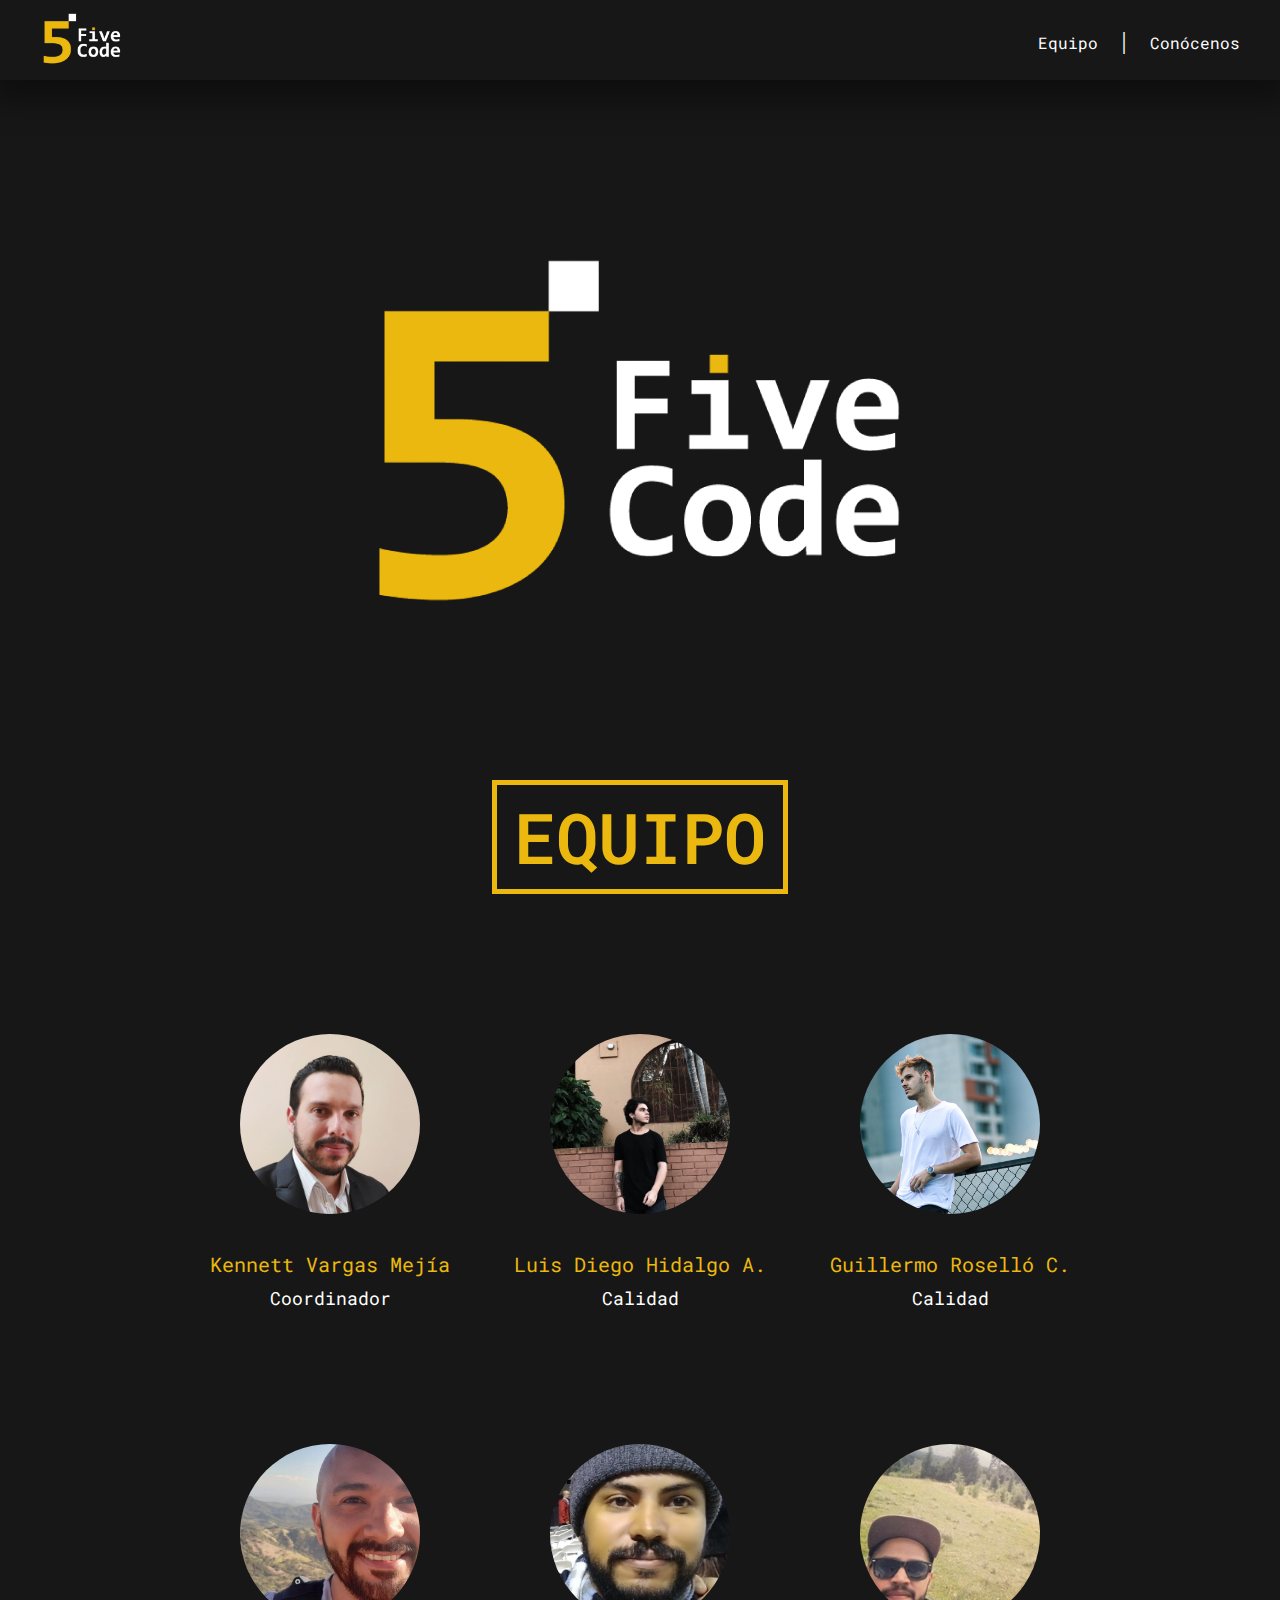
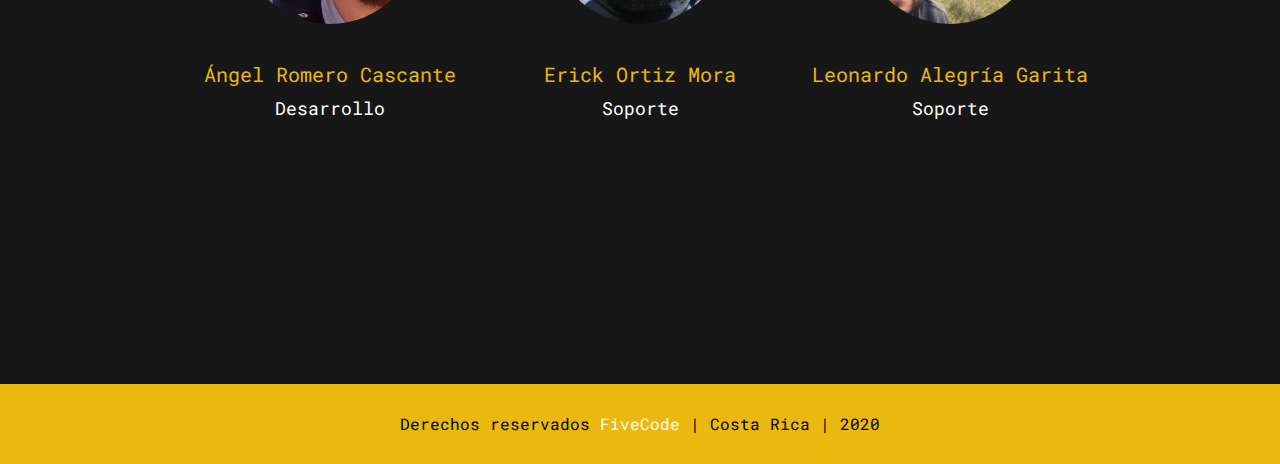
<file: index.html>
<!DOCTYPE html>
<html lang="es">
  <head>
    <meta charset="UTF-8" />
    <meta name="viewport" content="width=device-width, initial-scale=1.0" />
    <title>FiveCode ~ Inicio</title>
    <link rel="shortcut icon" href="favicon.ico" />
    <link rel="stylesheet" href="css/reset.css" />
    <link rel="stylesheet" href="css/main.css" />
    <link rel="stylesheet" href="css/index.css" />
    <link rel="stylesheet" href="css/notebook.css">
    <link rel="stylesheet" href="css/tablet.css">
    <link rel="stylesheet" href="css/mobile.css">
    <link
      href="https://fonts.googleapis.com/css2?family=Roboto+Mono:wght@300;400;600;700&display=swap"
      rel="stylesheet"
    />
    <link
      href="https://fonts.googleapis.com/css2?family=Roboto&display=swap"
      rel="stylesheet"/>
  </head>
  <body>
    </div>
    <header class="header">
      <div class="header-div">
        <div class="header-logo">
          <a href="index.html">
            <img src="img/logo.png" alt="Logo del equipo" />
          </a>
        </div>
        <nav class="header-nav_right">
          <ul>
            <li><a href="index.html">Equipo</a></li>
            <li><p>|</p></li>
            <li><a href="conocenos.html">Conócenos</a></li>
          </ul>
        </nav>
      </div>
    </header>
    <main>
      <section class="banner-logo">
        <img src="img/logo.png" alt="Logo del equipo" />
      </section>
      <div class="equipo-title">
        <h1>Equipo</h1>
      </div>
      <section class="team_container">
        <a class="ficha" href="miembros/kennett.html">
          <div id="kennett"></div>
          <p class="ficha-nombre">Kennett Vargas Mejía</p>
          <p class="ficha-rol">Coordinador</p>
        </a>
        <a class="ficha" href="miembros/diego.html">
          <div id="diego"></div>
          <p class="ficha-nombre">Luis Diego Hidalgo A.</p>
          <p class="ficha-rol">Calidad</p>
        </a>
        <a class="ficha" href="miembros/guillermo.html">
          <div id="guillermo"></div>
          <p class="ficha-nombre">Guillermo Roselló C.</p>
          <p class="ficha-rol">Calidad</p>
        </a>
        <a class="ficha" href="miembros/angel.html">
          <div id="angel"></div>
          <p class="ficha-nombre">Ángel Romero Cascante</p>
          <p class="ficha-rol">Desarrollo</p>
        </a>
        <a class="ficha" href="miembros/erick.html">
          <div id="erick"></div>
          <p class="ficha-nombre">Erick Ortiz Mora</p>
          <p class="ficha-rol">Soporte</p>
        </a>
        <a class="ficha" href="miembros/leonardo.html">
          <div id="leonardo"></div>
          <p class="ficha-nombre">Leonardo Alegría Garita</p>
          <p class="ficha-rol">Soporte</p>
        </a>
      </section>
    </main>
    <footer class="footer"> 
      <p>
        Derechos reservados <a href="index.html">FiveCode</a> | Costa Rica |
        2020
      </p>
    </footer>
  </body>
</html>
</file>
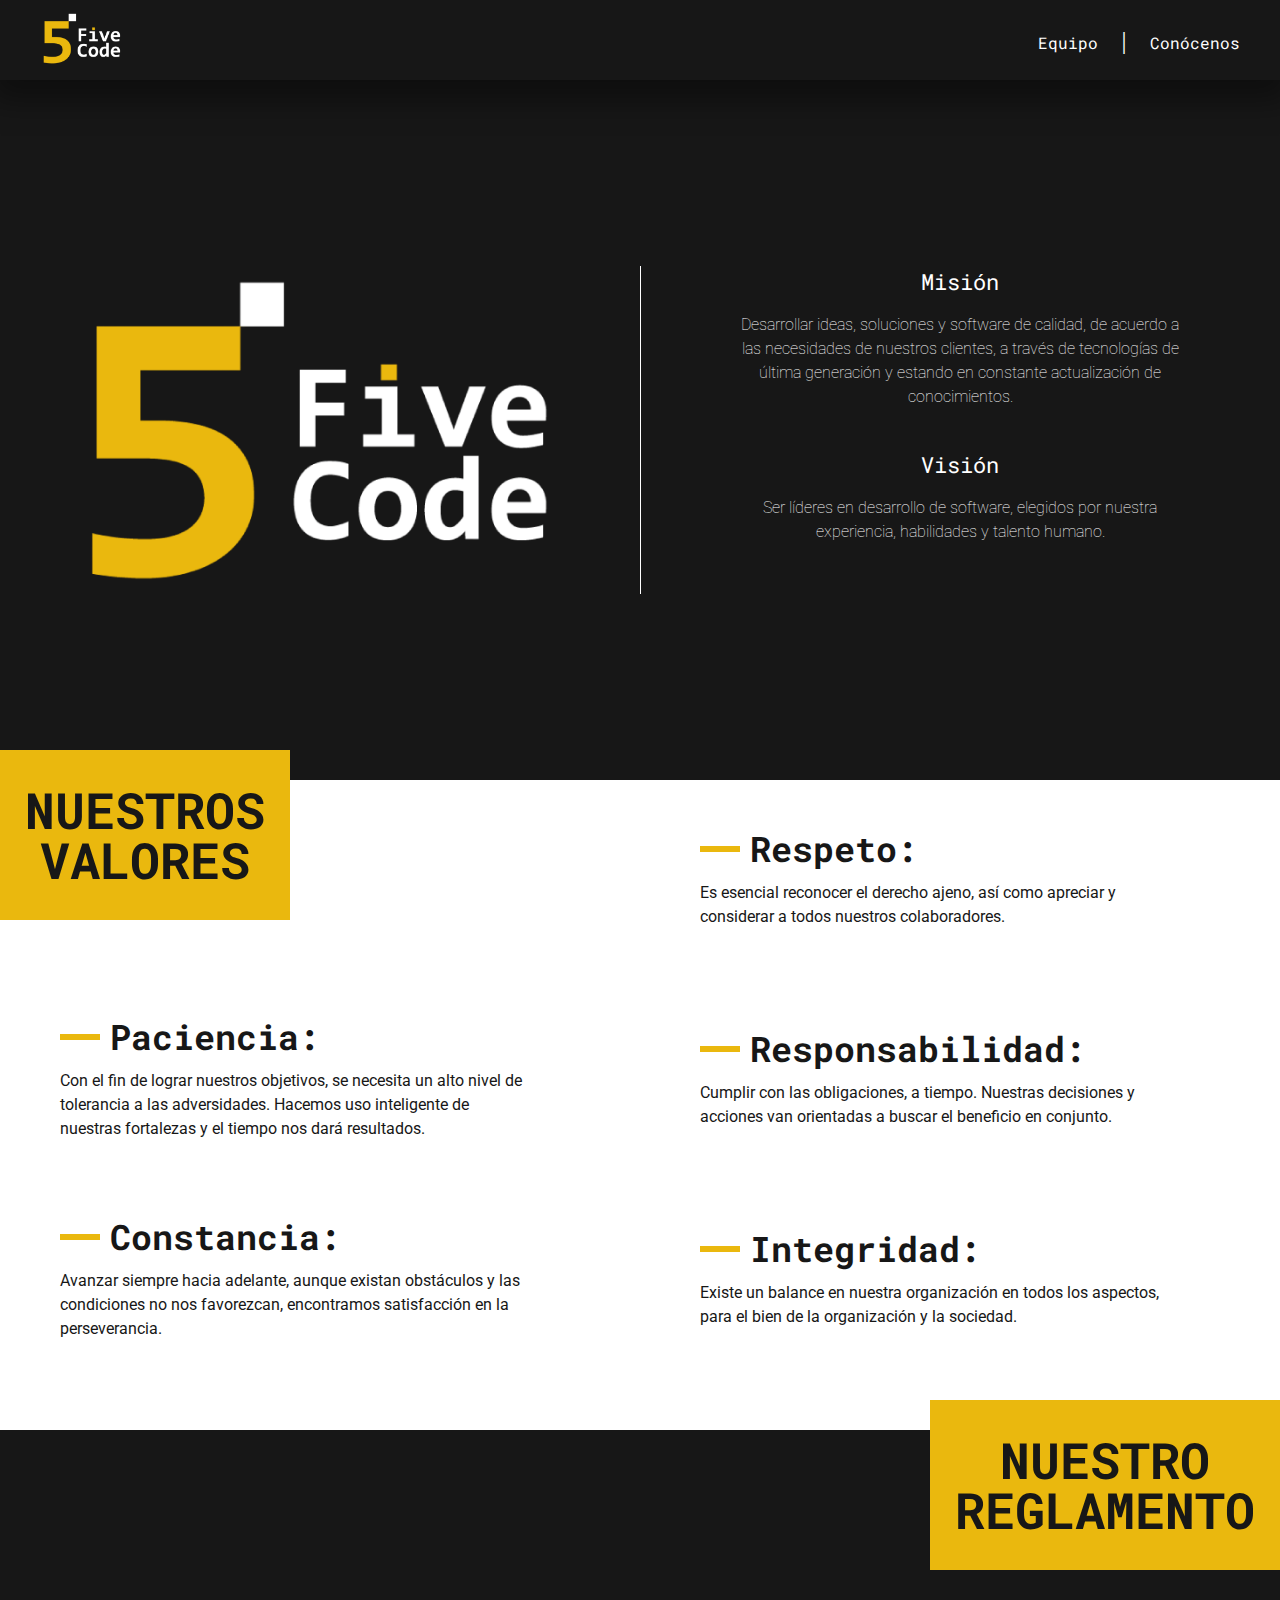
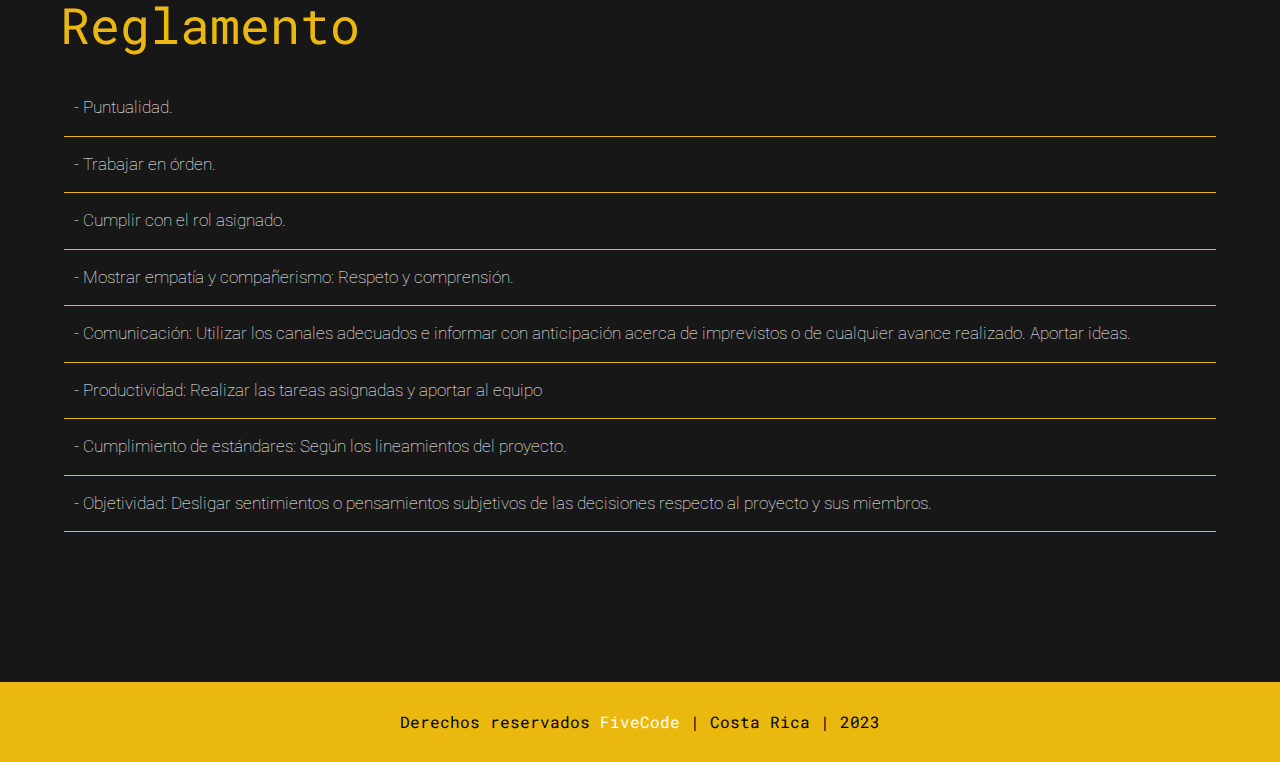
<file: conocenos.html>
<!DOCTYPE html>
<html lang="es">
  <head>
    <meta charset="UTF-8" />
    <meta name="viewport" content="width=device-width, initial-scale=1.0" />
    <title>FiveCode ~ Conócenos</title>
    <link rel="shortcut icon" href="favicon.ico" />
    <link rel="stylesheet" href="css/reset.css" />
    <link rel="stylesheet" href="css/main.css" />
    <link rel="stylesheet" href="css/conocenos.css" />
    <link rel="stylesheet" href="css/notebook.css">
    <link rel="stylesheet" href="css/tablet.css">
    <link rel="stylesheet" href="css/mobile.css">
    <link
      href="https://fonts.googleapis.com/css2?family=Roboto+Mono:wght@300;400;600;700&display=swap"
      rel="stylesheet"
    />
    <link href="https://fonts.googleapis.com/css2?family=Roboto&display=swap" rel="stylesheet">
  </head>
  <body>
    <header class="header">
      <div class="header-div">
        <div class="header-logo">
          <a href="index.html">
            <img src="img/logo.png" alt="Logo del equipo" />
          </a>
        </div>
        <nav class="header-nav_right">
          <ul>
            <li><a href="index.html">Equipo</a></li>
            <li><p>|</p></li>
            <li><a href="conocenos.html">Conócenos</a></li>
          </ul>
        </nav>
      </div>
    </header>
    <main>
      <section class="about_us">
        <div class="about_us-logo">
          <img src="img/logo.png" alt=""/>
        </div>
        <div class="about_us-mision_vision">
          <h2>Misión</h2>
          <p>
            Desarrollar ideas, soluciones y software de calidad, de acuerdo a
            las necesidades de nuestros clientes, a través de tecnologías de
            última generación y estando en constante actualización de
            conocimientos.
          </p>
          <h2>Visión</h2>
          <p>
            Ser líderes en desarrollo de software, elegidos por nuestra
            experiencia, habilidades y talento humano.
          </p>
        </div>
      </section>
      <section class="valores"> 
        <!--  -->
          <div class="valores-container">
            <div class="valores-title">
              <div>
                <h2>Nuestros valores</h2>
              </div>
            </div>
            <div class="valores-valor respeto">
              <h3>
                <img src="img/bullet.png" alt="bullet para valores" />Respeto:
              </h3>
              <p>
                Es esencial reconocer el derecho ajeno, así como apreciar y
                considerar a todos nuestros colaboradores.
              </p>
            </div>
            <div class="valores-valor">
              <h3>
                <img src="img/bullet.png" alt="bullet para valores" />Paciencia:
              </h3>
              <p>
                Con el fin de lograr nuestros objetivos, se necesita un alto
                nivel de tolerancia a las adversidades. Hacemos uso inteligente
                de nuestras fortalezas y el tiempo nos dará resultados.
              </p>
            </div>
            <div class="valores-valor">
              <h3>
                <img
                  src="img/bullet.png"
                  alt="bullet para valores"
                />Responsabilidad:
              </h3>
              <p>
                Cumplir con las obligaciones, a tiempo. Nuestras decisiones y
                acciones van orientadas a buscar el beneficio en conjunto.
              </p>
            </div>
            <div class="valores-valor">
              <h3>
                <img src="img/bullet.png" alt="bullet para valores" />Constancia:
              </h3>
              <p>
                Avanzar siempre hacia adelante, aunque existan obstáculos y las
                condiciones no nos favorezcan, encontramos satisfacción en la
                perseverancia.
              </p>
            </div>
            <div class="valores-valor">
              <h3>
                <img src="img/bullet.png" alt="bullet para valores" />Integridad:
              </h3>
              <p>
                Existe un balance en nuestra organización en todos los aspectos,
                para el bien de la organización y la sociedad.
              </p>
            </div>

      </section>
      <section class="reglamento">
        <div class="reglamento-title">
          <h2>Nuestro reglamento</h2>
        </div>
        <h3 class="reglamento-table-title">Reglamento</h3>
        <table class="reglamento-table">
          
          <tr>
            <td><p>- Puntualidad.</p></td>
          </tr>

          <tr>
            <td><p>- Trabajar en órden.</p></td>
          </tr>

          <tr>
            <td>
              <p>- Cumplir con el rol asignado.</p>
            </td>
          </tr>

          <tr>
            <td>
              <p>- Mostrar empatía y compañerismo: Respeto y comprensión.</p>
            </td>
          </tr>
          <tr>
            <td>
              <p>
                - Comunicación: Utilizar los canales adecuados e informar con
                anticipación acerca de imprevistos o de cualquier avance
                realizado. Aportar ideas.
              </p>
            </td>
          </tr>
          <tr>
            <td>
              <p>
                - Productividad: Realizar las tareas asignadas y aportar al
                equipo
              </p>
            </td>
          </tr>
          <tr>
            <td>
              <p>
                - Cumplimiento de estándares: Según los lineamientos del
                proyecto.
              </p>
            </td>
          </tr>
          <tr>
            <td>
              <p>
                - Objetividad: Desligar sentimientos o pensamientos subjetivos
                de las decisiones respecto al proyecto y sus miembros.
              </p>
            </td>
          </tr>
        </table>
      </section>
    </main>
    <footer class="footer">
      <p>
        Derechos reservados <a href="index.html">FiveCode</a> | Costa Rica |
        2023
      </p>
    </footer>
  </body>
</html>
</file>
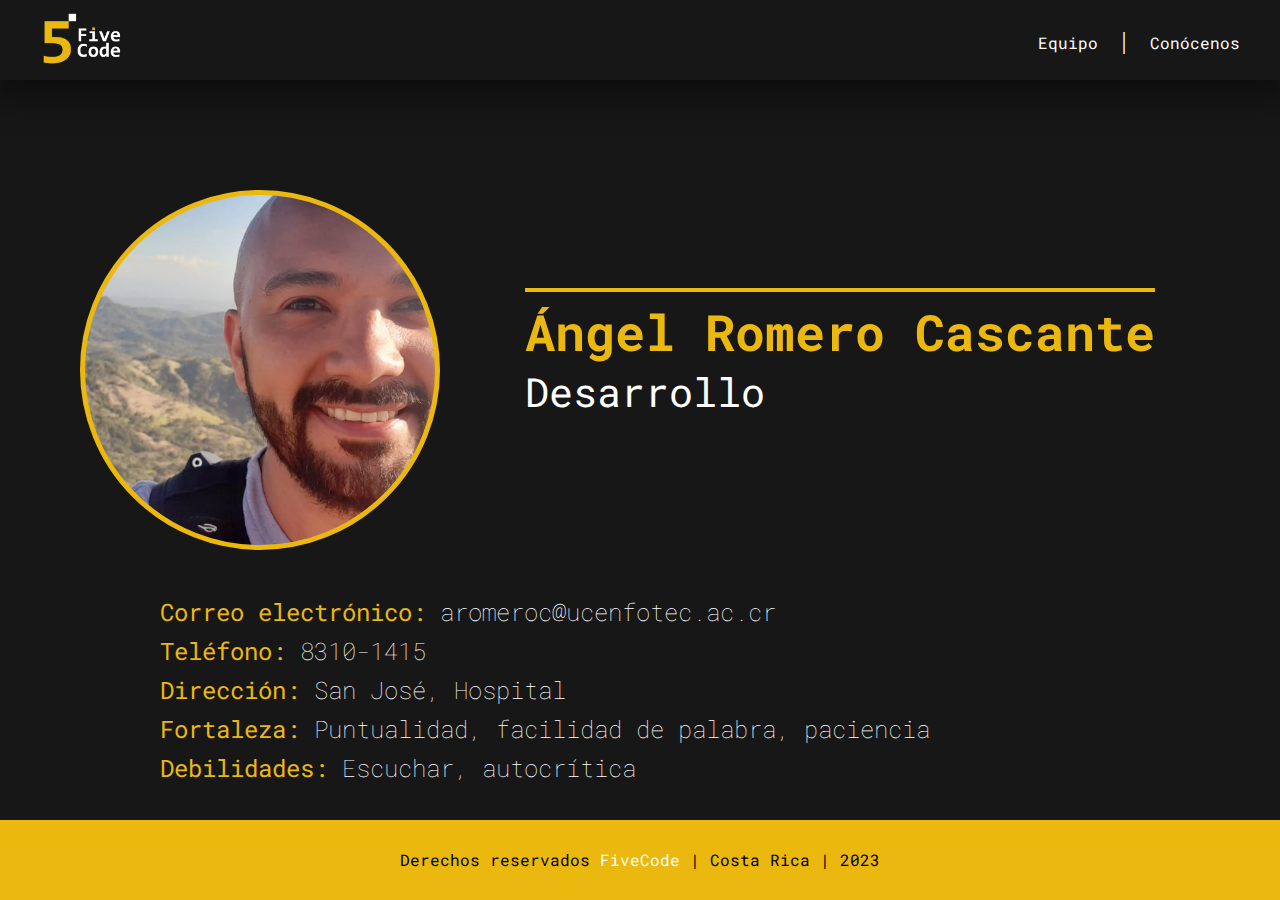
<file: miembros/angel.html>
<!DOCTYPE html>
<html lang="en">
  <head>
    <meta charset="UTF-8" />
    <meta name="viewport" content="width=device-width, initial-scale=1.0" />
    <title>FiveCode ~ Ángel Romero</title>
    <link rel="shortcut icon" href="../favicon.ico" />
    <link rel="stylesheet" href="../css/reset.css" />
    <link rel="stylesheet" href="../css/main.css" />
    <link rel="stylesheet" href="../css/miembros.css" />
    <link rel="stylesheet" href="../css/miembros/angel.css" />
    <link rel="stylesheet" href="../css/notebook.css" />
    <link rel="stylesheet" href="../css/tablet.css" />
    <link rel="stylesheet" href="../css/mobile.css" />
    <link
      href="https://fonts.googleapis.com/css2?family=Roboto+Mono:wght@300;400;600;700&display=swap"
      rel="stylesheet"
    />
  </head>
  <body>
    <header class="header">
      <div class="header-div">
        <div class="header-logo">
          <a href="../index.html">
            <img src="../img/logo.png" alt="Logo del equipo" />
          </a>
        </div>
        <nav class="header-nav_right">
          <ul>
            <li><a href="../index.html">Equipo</a></li>
            <li><p>|</p></li>
            <li><a href="../conocenos.html">Conócenos</a></li>
          </ul>
        </nav>
      </div>
    </header>
    <main>
      <section class="img-name">
        <div class="img">
          <div id="angel-img"></div>
        </div>
        <div class="name">
          <h1>Ángel Romero Cascante</h1>
          <h2>Desarrollo</h2>
        </div>
      </section>
      <section class="info">
        <ul>
          <li>
            <p><span>Correo electrónico:</span> aromeroc@ucenfotec.ac.cr</p>
          </li>
          <li>
            <p><span>Teléfono:</span> 8310-1415</p>
          </li>
          <li>
            <p><span>Dirección:</span> San José, Hospital</p>
          </li>
          <li>
            <p>
              <span>Fortaleza:</span> Puntualidad, facilidad de palabra,
              paciencia
            </p>
          </li>
          <li>
            <p><span>Debilidades:</span> Escuchar, autocrítica</p>
          </li>
        </ul>
      </section>
    </main>
    <footer class="footer">
      <p>
        Derechos reservados <a href="index.html">FiveCode</a> | Costa Rica |
        2023
      </p>
    </footer>
  </body>
</html>
</file>
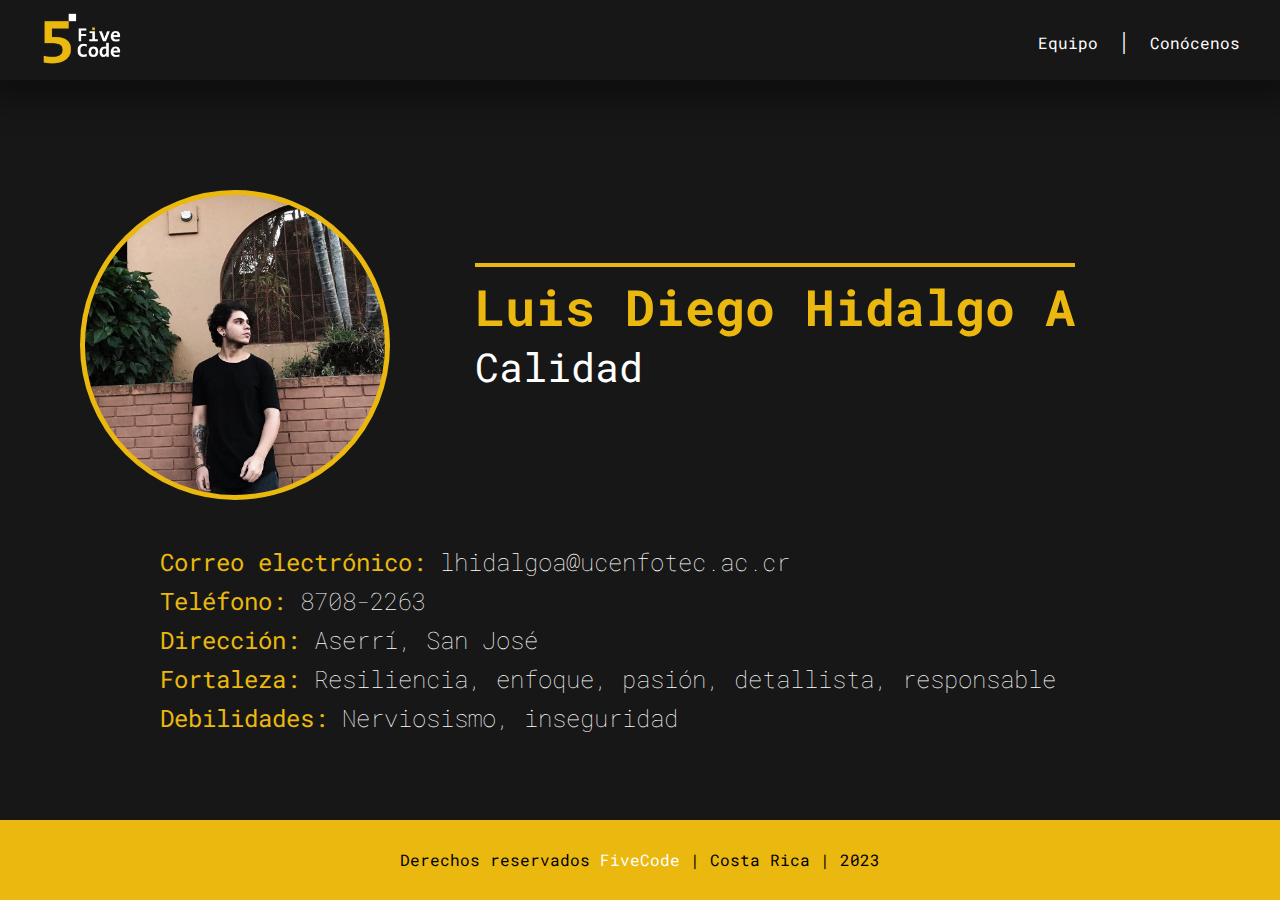
<file: miembros/diego.html>
<!DOCTYPE html>
<html lang="en">
  <head>
    <meta charset="UTF-8" />
    <meta name="viewport" content="width=device-width, initial-scale=1.0" />
    <title>FiveCode ~ Luis Diego Hidalgo</title>
    <link rel="shortcut icon" href="../favicon.ico" />
    <link rel="stylesheet" href="../css/reset.css" />
    <link rel="stylesheet" href="../css/main.css" />
    <link rel="stylesheet" href="../css/miembros.css" />
    <link rel="stylesheet" href="../css/miembros/diego.css" />
    <link rel="stylesheet" href="../css/notebook.css" />
    <link rel="stylesheet" href="../css/tablet.css" />
    <link rel="stylesheet" href="../css/mobile.css" />
    <link
      href="https://fonts.googleapis.com/css2?family=Roboto+Mono:wght@300;400;600;700&display=swap"
      rel="stylesheet"
    />
  </head>
  <body>
    <header class="header">
      <div class="header-div">
        <div class="header-logo">
          <a href="../index.html">
            <img src="../img/logo.png" alt="Logo del equipo" />
          </a>
        </div>
        <nav class="header-nav_right">
          <ul>
            <li><a href="../index.html">Equipo</a></li>
            <li><p>|</p></li>
            <li><a href="../conocenos.html">Conócenos</a></li>
          </ul>
        </nav>
      </div>
    </header>
    <main>
      <section class="img-name">
        <div class="img">
          <div id="diego-img"></div>
        </div>
        <div class="name">
          <h1>Luis Diego Hidalgo A</h1>
          <h2>Calidad</h2>
        </div>
      </section>
      <section class="info">
        <ul>
          <li>
            <p><span>Correo electrónico:</span> lhidalgoa@ucenfotec.ac.cr</p>
          </li>
          <li>
            <p><span>Teléfono:</span> 8708-2263</p>
          </li>
          <li>
            <p><span>Dirección:</span> Aserrí, San José</p>
          </li>
          <li>
            <p>
              <span>Fortaleza:</span> Resiliencia, enfoque, pasión, detallista,
              responsable
            </p>
          </li>
          <li>
            <p><span>Debilidades:</span> Nerviosismo, inseguridad</p>
          </li>
        </ul>
      </section>
    </main>
    <footer class="footer">
      <p>
        Derechos reservados <a href="index.html">FiveCode</a> | Costa Rica |
        2023
      </p>
    </footer>
  </body>
</html>
</file>
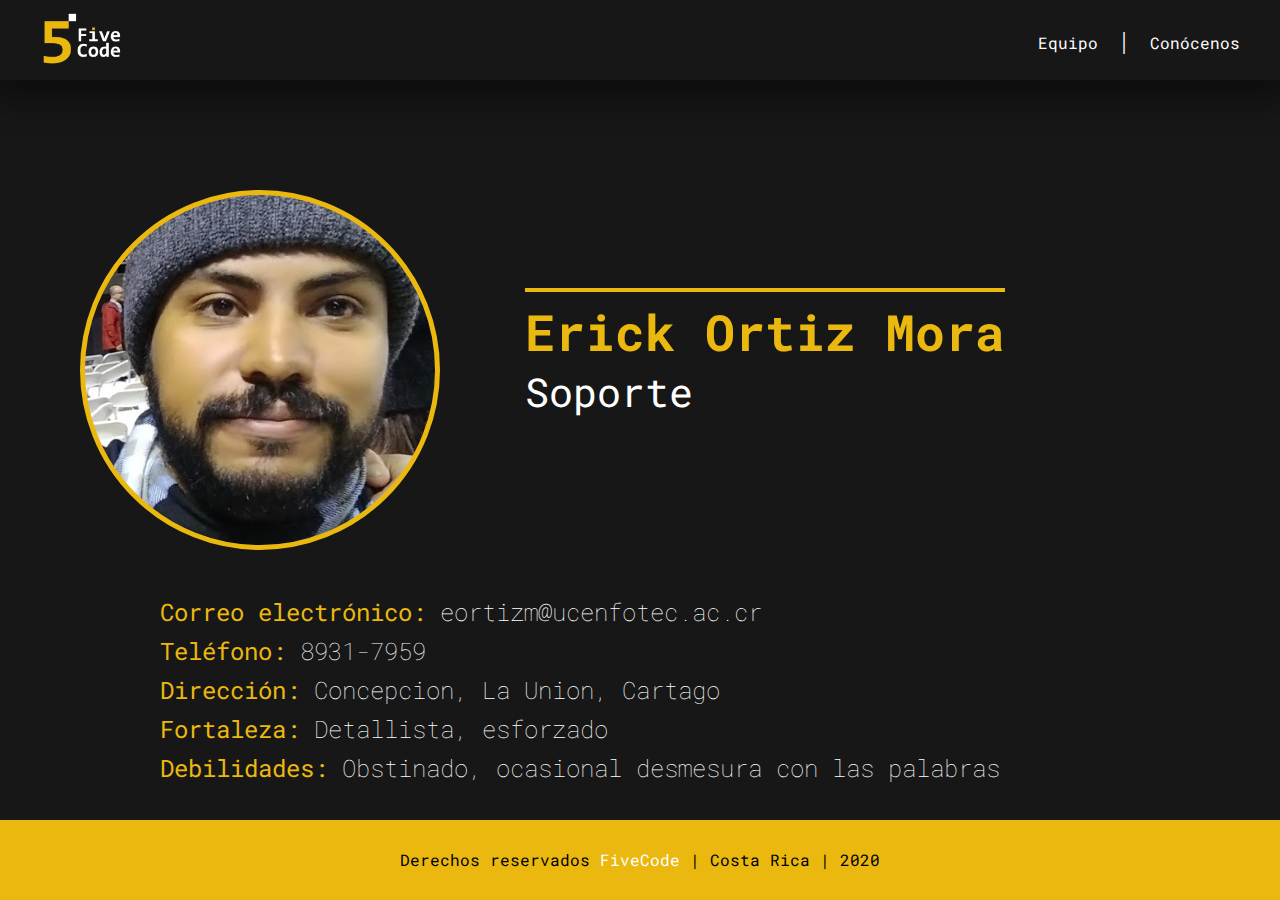
<file: miembros/erick.html>
<!DOCTYPE html>
<html lang="en">
  <head>
    <meta charset="UTF-8" />
    <meta name="viewport" content="width=device-width, initial-scale=1.0" />
    <title>FiveCode ~ Erick Ortiz</title>
    <link rel="shortcut icon" href="../favicon.ico" />
    <link rel="stylesheet" href="../css/reset.css" />
    <link rel="stylesheet" href="../css/main.css" />
    <link rel="stylesheet" href="../css/miembros.css" />
    <link rel="stylesheet" href="../css/miembros/erick.css" />
    <link rel="stylesheet" href="../css/notebook.css" />
    <link rel="stylesheet" href="../css/tablet.css" />
    <link rel="stylesheet" href="../css/mobile.css" />
    <link
      href="https://fonts.googleapis.com/css2?family=Roboto+Mono:wght@300;400;600;700&display=swap"
      rel="stylesheet"
    />
  </head>
  <body>
    <header class="header">
      <div class="header-div">
        <div class="header-logo">
          <a href="../index.html">
            <img src="../img/logo.png" alt="Logo del equipo" />
          </a>
        </div>
        <nav class="header-nav_right">
          <ul>
            <li><a href="../index.html">Equipo</a></li>
            <li><p>|</p></li>
            <li><a href="../conocenos.html">Conócenos</a></li>
          </ul>
        </nav>
      </div>
    </header>
    <main>
      <section class="img-name">
        <div class="img">
          <div id="erick-img"></div>
        </div>
        <div class="name">
          <h1>Erick Ortiz Mora</h1>
          <h2>Soporte</h2>
        </div>
      </section>
      <section class="info">
        <ul>
          <li>
            <p><span>Correo electrónico:</span> eortizm@ucenfotec.ac.cr</p>
          </li>
          <li>
            <p><span>Teléfono:</span> 8931-7959</p>
          </li>
          <li>
            <p><span>Dirección:</span> Concepcion, La Union, Cartago</p>
          </li>
          <li>
            <p><span>Fortaleza:</span> Detallista, esforzado</p>
          </li>
          <li>
            <p>
              <span>Debilidades:</span> Obstinado, ocasional desmesura con las
              palabras
            </p>
          </li>
        </ul>
      </section>
    </main>
    <footer class="footer">
      <p>
        Derechos reservados <a href="index.html">FiveCode</a> | Costa Rica |
        2020
      </p>
    </footer>
  </body>
</html>
</file>
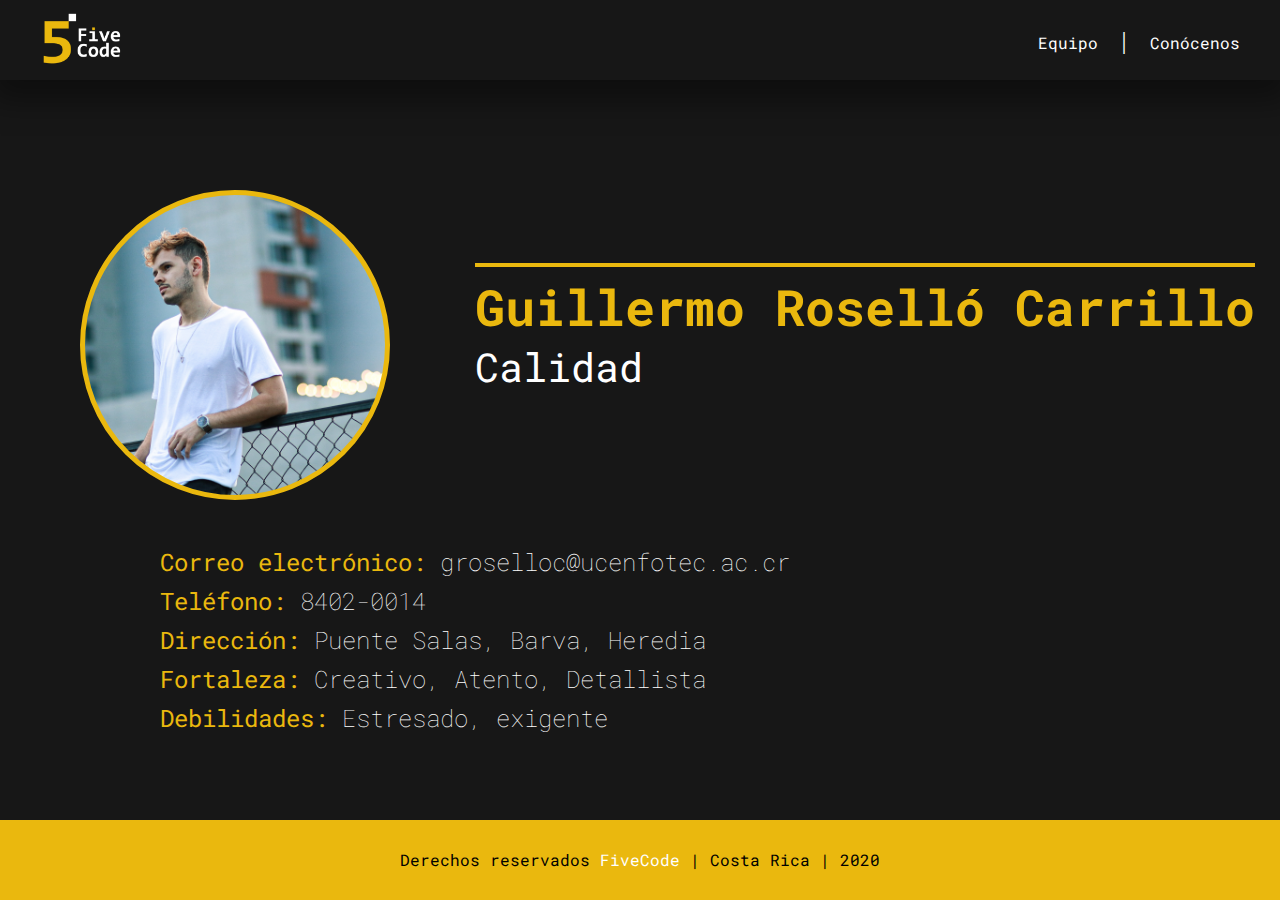
<file: miembros/guillermo.html>
<!DOCTYPE html>
<html lang="en">
  <head>
    <meta charset="UTF-8" />
    <meta name="viewport" content="width=device-width, initial-scale=1.0" />
    <title>FiveCode ~ Guillermo Roselló</title>
    <link rel="shortcut icon" href="../favicon.ico" />
    <link rel="stylesheet" href="../css/reset.css" />
    <link rel="stylesheet" href="../css/main.css" />
    <link rel="stylesheet" href="../css/miembros.css" />
    <link rel="stylesheet" href="../css/miembros/guillermo.css" />
    <link rel="stylesheet" href="../css/notebook.css" />
    <link rel="stylesheet" href="../css/tablet.css" />
    <link rel="stylesheet" href="../css/mobile.css" />
    <link
      href="https://fonts.googleapis.com/css2?family=Roboto+Mono:wght@300;400;600;700&display=swap"
      rel="stylesheet"
    />
  </head>
  <body>
    <header class="header">
      <div class="header-div">
        <div class="header-logo">
          <a href="../index.html">
            <img src="../img/logo.png" alt="Logo del equipo" />
          </a>
        </div>
        <nav class="header-nav_right">
          <ul>
            <li><a href="../index.html">Equipo</a></li>
            <li><p>|</p></li>
            <li><a href="../conocenos.html">Conócenos</a></li>
          </ul>
        </nav>
      </div>
    </header>
    <main>
      <section class="img-name">
        <div class="img">
          <div id="diego-img"></div>
        </div>
        <div class="name">
          <h1>Guillermo Roselló Carrillo</h1>
          <h2>Calidad</h2>
        </div>
      </section>
      <section class="info">
        <ul>
          <li>
            <p><span>Correo electrónico:</span> groselloc@ucenfotec.ac.cr</p>
          </li>
          <li>
            <p><span>Teléfono:</span> 8402-0014</p>
          </li>
          <li>
            <p><span>Dirección:</span> Puente Salas, Barva, Heredia</p>
          </li>
          <li>
            <p><span>Fortaleza:</span> Creativo, Atento, Detallista</p>
          </li>
          <li>
            <p><span>Debilidades:</span> Estresado, exigente</p>
          </li>
        </ul>
      </section>
    </main>
    <footer class="footer">
      <p>
        Derechos reservados <a href="index.html">FiveCode</a> | Costa Rica |
        2020
      </p>
    </footer>
  </body>
</html>
</file>
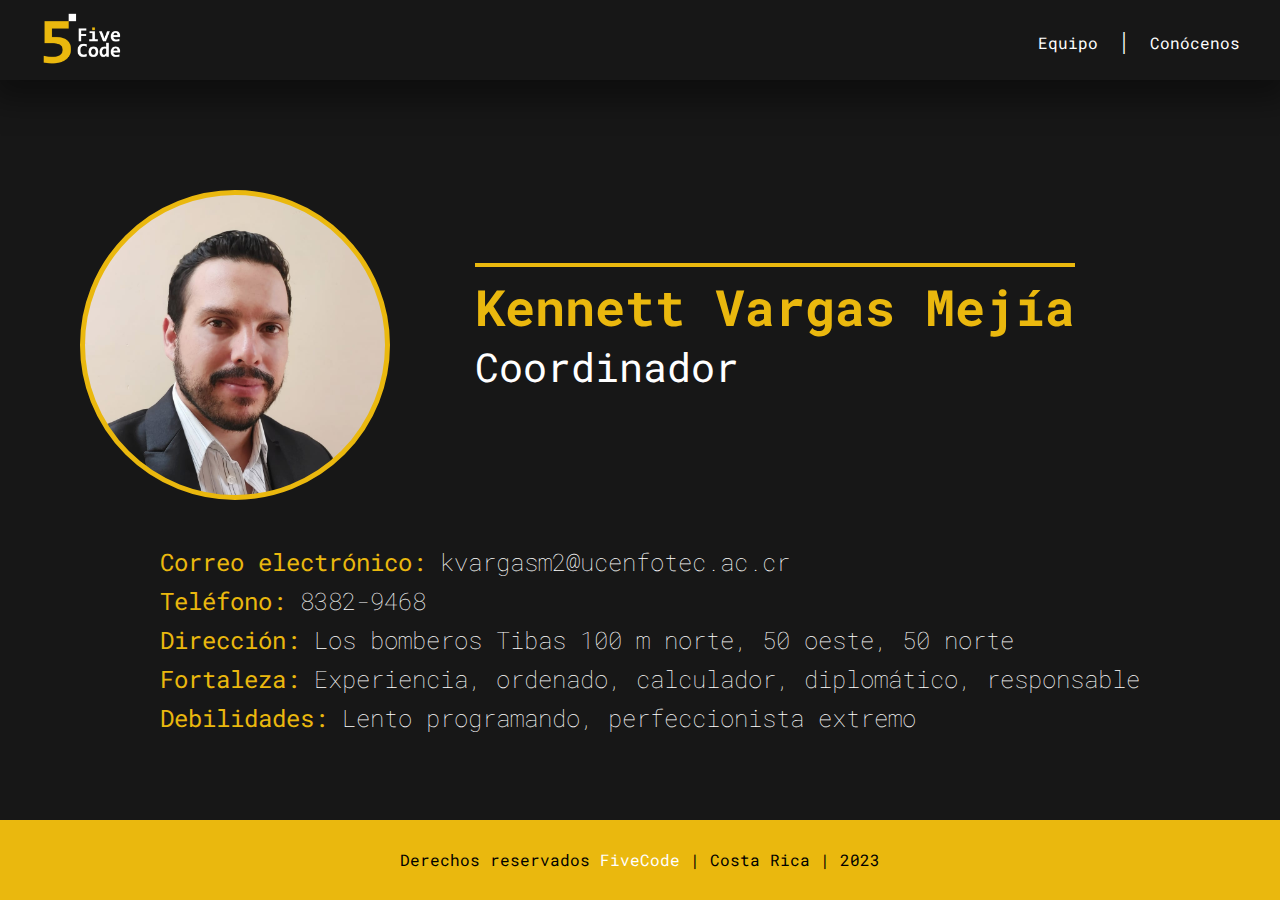
<file: miembros/kennett.html>
<!DOCTYPE html>
<html lang="en">
  <head>
    <meta charset="UTF-8" />
    <meta name="viewport" content="width=device-width, initial-scale=1.0" />
    <title>FiveCode ~ Kennett Vargas</title>
    <link rel="shortcut icon" href="../favicon.ico" />
    <link rel="stylesheet" href="../css/reset.css" />
    <link rel="stylesheet" href="../css/main.css" />
    <link rel="stylesheet" href="../css/miembros.css" />
    <link rel="stylesheet" href="../css/miembros/kennett.css" />
    <link rel="stylesheet" href="../css/notebook.css" />
    <link rel="stylesheet" href="../css/tablet.css" />
    <link rel="stylesheet" href="../css/mobile.css" />
    <link
      href="https://fonts.googleapis.com/css2?family=Roboto+Mono:wght@300;400;600;700&display=swap"
      rel="stylesheet"
    />
  </head>
  <body>
    <header class="header">
      <div class="header-div">
        <div class="header-logo">
          <a href="../index.html">
            <img src="../img/logo.png" alt="Logo del equipo" />
          </a>
        </div>
        <nav class="header-nav_right">
          <ul>
            <li><a href="../index.html">Equipo</a></li>
            <li><p>|</p></li>
            <li><a href="../conocenos.html">Conócenos</a></li>
          </ul>
        </nav>
      </div>
    </header>
    <main>
      <section class="img-name">
        <div class="img">
          <div id="diego-img"></div>
        </div>
        <div class="name">
          <h1>Kennett Vargas Mejía</h1>
          <h2>Coordinador</h2>
        </div>
      </section>
      <section class="info">
        <ul>
          <li>
            <p><span>Correo electrónico:</span> kvargasm2@ucenfotec.ac.cr</p>
          </li>
          <li>
            <p><span>Teléfono:</span> 8382-9468</p>
          </li>
          <li>
            <p>
              <span>Dirección:</span> Los bomberos Tibas 100 m norte, 50 oeste,
              50 norte
            </p>
          </li>
          <li>
            <p>
              <span>Fortaleza:</span> Experiencia, ordenado, calculador,
              diplomático, responsable
            </p>
          </li>
          <li>
            <p>
              <span>Debilidades:</span> Lento programando, perfeccionista
              extremo
            </p>
          </li>
        </ul>
      </section>
    </main>
    <footer class="footer">
      <p>
        Derechos reservados <a href="index.html">FiveCode</a> | Costa Rica |
        2023
      </p>
    </footer>
  </body>
</html>
</file>
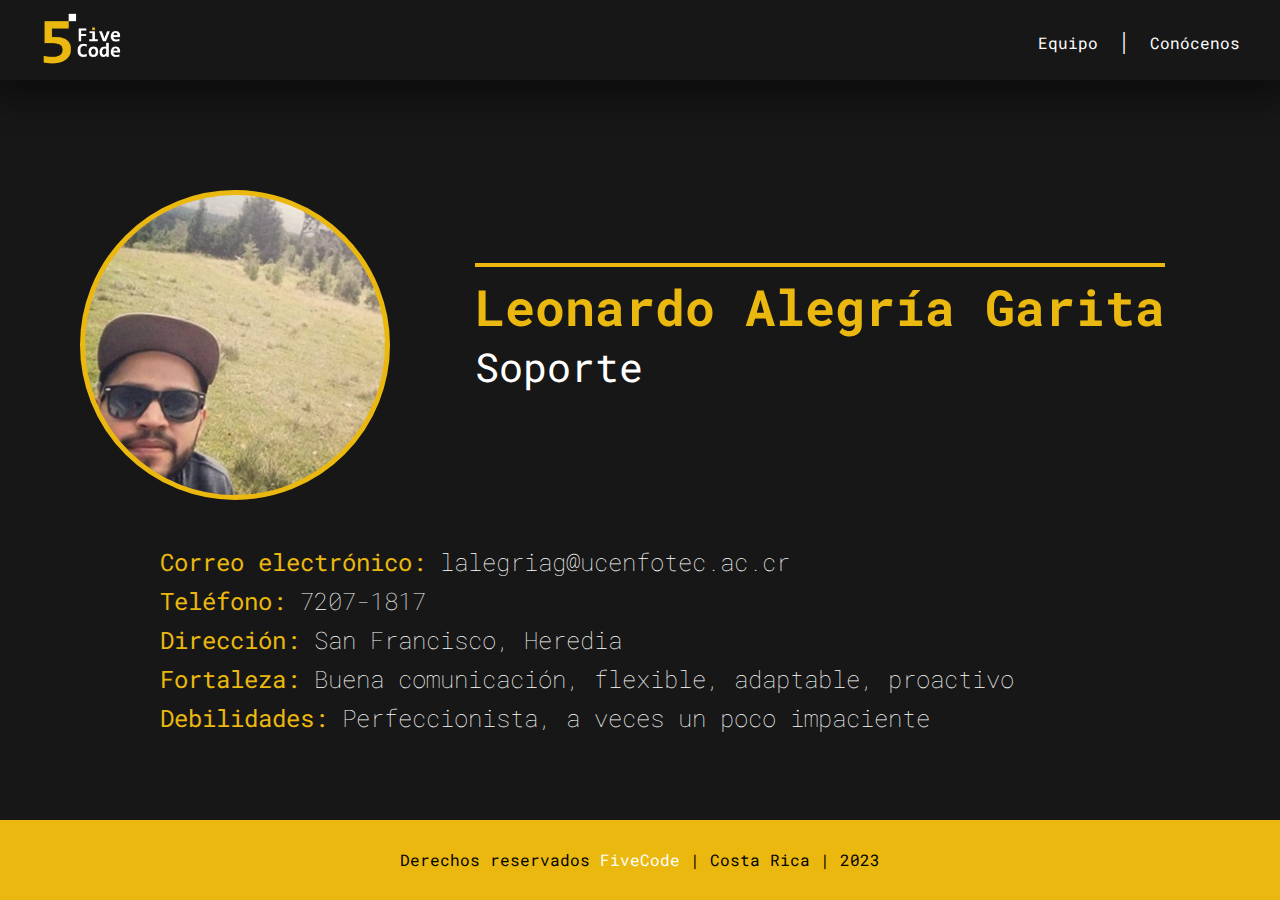
<file: miembros/leonardo.html>
<!DOCTYPE html>
<html lang="en">
  <head>
    <meta charset="UTF-8" />
    <meta name="viewport" content="width=device-width, initial-scale=1.0" />
    <title>FiveCode ~ Leonardo Alegría</title>
    <link rel="shortcut icon" href="../favicon.ico" />
    <link rel="stylesheet" href="../css/reset.css" />
    <link rel="stylesheet" href="../css/main.css" />
    <link rel="stylesheet" href="../css/miembros.css" />
    <link rel="stylesheet" href="../css/miembros/leonardo.css" />
    <link rel="stylesheet" href="../css/notebook.css" />
    <link rel="stylesheet" href="../css/tablet.css" />
    <link rel="stylesheet" href="../css/mobile.css" />
    <link
      href="https://fonts.googleapis.com/css2?family=Roboto+Mono:wght@300;400;600;700&display=swap"
      rel="stylesheet"
    />
  </head>
  <body>
    <header class="header">
      <div class="header-div">
        <div class="header-logo">
          <a href="../index.html">
            <img src="../img/logo.png" alt="Logo del equipo" />
          </a>
        </div>
        <nav class="header-nav_right">
          <ul>
            <li><a href="../index.html">Equipo</a></li>
            <li><p>|</p></li>
            <li><a href="../conocenos.html">Conócenos</a></li>
          </ul>
        </nav>
      </div>
    </header>
    <main>
      <section class="img-name">
        <div class="img">
          <div id="diego-img"></div>
        </div>
        <div class="name">
          <h1>Leonardo Alegría Garita</h1>
          <h2>Soporte</h2>
        </div>
      </section>
      <section class="info">
        <ul>
          <li>
            <p><span>Correo electrónico:</span> lalegriag@ucenfotec.ac.cr</p>
          </li>
          <li>
            <p><span>Teléfono:</span> 7207-1817</p>
          </li>
          <li>
            <p><span>Dirección:</span> San Francisco, Heredia</p>
          </li>
          <li>
            <p>
              <span>Fortaleza:</span> Buena comunicación, flexible, adaptable,
              proactivo
            </p>
          </li>
          <li>
            <p>
              <span>Debilidades:</span> Perfeccionista, a veces un poco
              impaciente
            </p>
          </li>
        </ul>
      </section>
    </main>
    <footer class="footer">
      <p>
        Derechos reservados <a href="index.html">FiveCode</a> | Costa Rica |
        2023
      </p>
    </footer>
  </body>
</html>
</file>
<file: css/main.css>
:root {
  --gris-oscuro: #171717;
  --amarillo: #eab80e;
  --blanco: #ffffff;
  --fuente-principal: "Roboto Mono", monospace;
}

body {
  font-size: 14px;
  background-color: var(--gris-oscuro);
  font-weight: lighter;
}

.header {
  width: 100%;
  background-color: var(--gris-oscuro);
  height: 80px;
  box-shadow: 0px 10px 30px 10px rgba(0, 0, 0, 0.4);
  display: flex;
  justify-content: center;
}

.header-div {
  width: 1350px;
  display: flex;
  align-items: center;
  justify-content: space-between;
}

.header-logo img {
  height: 55px;
  margin-left: 40px;
}

.header-nav_right {
  margin-right: 40px;
}

.header-nav_right ul li {
  display: inline-block;
  margin-left: 20px;
}

.header-nav_right ul li a {
  color: var(--blanco);
  text-decoration: none;
  font-family: var(--fuente-principal);
  font-size: 16px;
  font-weight: normal;
}

.header-nav_right ul li a:hover {
  color: var(--amarillo);
  font-size: 120%;
}

.header-nav_right ul li p {
  color: var(--blanco);
  font-size: 25px;
}

main {
  width: 1350px;
  margin: 0 auto;
}

.footer {
  height: 80px;
  width: 100%;
  background-color: var(--amarillo);
  display: flex;
  justify-content: center;
  align-items: center;
  align-self: flex-end;
}

.footer p {
  font-size: 16px;
  font-weight: normal;
  font-family: var(--fuente-principal);
}

.footer a {
  text-decoration: none;
  color: var(--blanco);
}

.footer a:hover {
  text-decoration: underline;
}
</file>
<file: css/index.css>
:root {
  --gris-oscuro: #171717;
  --amarillo: #eab80e;
  --blanco: #ffffff;
  --fuente-principal: "Roboto Mono", monospace;
}

.banner-logo {
  height: 700px;
  width: 100%;
  display: flex;
  justify-content: center;
  align-items: center;
}

.banner-logo img {
  pointer-events: none;
}

.equipo-title {
  display: flex;
  justify-content: center;
  width: 100%;
}

.equipo-title h1 {
  color: var(--amarillo);
  font-family: var(--fuente-principal);
  font-size: 70px;
  text-transform: uppercase;
  font-weight: 600;
  border: 5px solid var(--amarillo);
  padding: 17px;
}

.team_container {
  display: grid;
  grid-template: repeat(2, 400px) / repeat(3, 300px);
  justify-content: center;
  grid-gap: 60px;
  margin-top: 100px;
  margin-bottom: 200px;
}

.team_container a {
  text-decoration: none;
}

.ficha {
  display: flex;
  flex-direction: column;
  align-items: center;
}

.ficha:hover {
  box-shadow: 0px 0px 20px 10px rgba(0, 0, 0, 0.4);
}

.ficha:hover div {
  transform: scale(1.1);
  border: 5px solid var(--amarillo);
}

#kennett {
  margin-top: 40px;
  width: 220px;
  height: 220px;
  background-image: url("../img/miembros/kennett.jpeg");
  background-position: center;
  background-size: cover;
  border-radius: 50%;
}

#diego {
  margin-top: 40px;
  width: 220px;
  height: 220px;
  background-image: url("../img/miembros/diego.jpg");
  background-position: center;
  background-size: cover;
  border-radius: 50%;
}

#guillermo {
  margin-top: 40px;
  width: 220px;
  height: 220px;
  background-image: url("../img/miembros/guillermo.jpg");
  background-position: center;
  background-size: cover;
  border-radius: 50%;
}

#angel {
  margin-top: 40px;
  width: 220px;
  height: 220px;
  background-image: url("../img/miembros/angel.jpeg");
  background-position: center;
  background-size: cover;
  border-radius: 50%;
}

#erick {
  margin-top: 40px;
  width: 220px;
  height: 220px;
  background-image: url("../img/miembros/erick.jpeg");
  background-position: center;
  background-size: cover;
  border-radius: 50%;
}

#leonardo {
  margin-top: 40px;
  width: 220px;
  height: 220px;
  background-image: url("../img/miembros/leonardo.jpeg");
  background-position: center;
  background-size: cover;
  border-radius: 50%;
}

.ficha-nombre {
  font-size: 20px;
  font-family: var(--fuente-principal);
  font-weight: normal;
  color: var(--amarillo);
  margin-top: 40px;
}

.ficha-rol {
  font-size: 18px;
  font-family: var(--fuente-principal);
  font-weight: normal;
  color: var(--blanco);
  margin-top: 15px;
}
</file>
<file: css/notebook.css>
@media screen and (min-width: 1004px) and (max-width: 1440px) {
  /* Index */

  .team_container {
    grid-template: repeat(2, 380px) / repeat(3, 280px);
    justify-content: center;
    grid-gap: 30px;
  }

  #kennett,
  #diego,
  #guillermo,
  #angel,
  #erick,
  #leonardo {
    width: 180px;
    height: 180px;
  }

  /* Conocenos */

  main {
    width: 100%;
  }

  .valores-container {
    width: 100%;
    grid-template: repeat(3, 200px) / repeat(2, 2fr);
  }

  .reglamento-title {
    margin-right: 0px;
  }

  /* Miembros */

  #diego-img {
    width: 300px;
    height: 300px;
  }
}
</file>
<file: css/tablet.css>
@media screen and (min-width: 768px) and (max-width: 1003px) {
  /* Index */

  .team_container {
    grid-template: repeat(2, 340px) / repeat(3, 240px);
    justify-content: center;
    grid-gap: 15px;
  }

  #kennett,
  #diego,
  #guillermo,
  #angel,
  #erick,
  #leonardo {
    width: 170px;
    height: 170px;
    margin-top: 25px;
  }

  .ficha-nombre {
    font-size: 16px;
    margin-top: 25px;
  }

  .ficha-rol {
    font-size: 14px;
  }

  .equipo-title h1 {
    font-size: 66px;
  }

  /* Conocenos */

  main {
    width: 100%;
  }

  .valores-container {
    width: 100%;
    grid-template: repeat(3, 200px) / repeat(2, 2fr);
  }

  .reglamento-title {
    margin-right: 0px;
  }

  .about_us-logo img {
    width: 100%;
  }

  .valores-valor {
    margin-left: 20px;
  }

  .valores-valor h3 {
    font-size: 30px;
  }

  /* Miembros */

  #diego-img {
    width: 300px;
    height: 300px;
  }

  .img-name {
    margin-left: 40px;
  }

  .name {
    margin-left: 40px;
  }

  .name h1 {
    margin-left: 0px;
  }

  .name h2 {
    margin-left: 0px;
  }

  .info {
    margin-left: 80px;
  }
}
</file>
<file: css/mobile.css>
@media screen and (min-width: 320px) and (max-width: 767px) {
  /* Index */

  .header-logo img {
    margin-left: 20px;
  }

  .team_container {
    grid-template: repeat(6, 340px) / 240px;
    justify-content: center;
    grid-gap: 15px;
  }

  #kennett,
  #diego,
  #guillermo,
  #angel,
  #erick,
  #leonardo {
    width: 170px;
    height: 170px;
    margin-top: 25px;
  }

  .ficha-nombre {
    font-size: 16px;
    margin-top: 25px;
  }

  .ficha-rol {
    font-size: 14px;
  }

  .equipo-title h1 {
    font-size: 50px;
  }

  .banner-logo img {
    width: 100%;
    max-width: 700px;
  }

  /* Conocenos */

  main {
    width: 100%;
  }

  .header-nav_right ul li p {
    display: none;
  }

  .header-nav_right {
    margin-right: 0px;
  }

  .header-nav_right ul li {
    margin-left: 3px;
  }

  .valores-container {
    width: 100%;
    grid-template: repeat(6, 180px) / repeat(1, 1fr);
  }

  .valores-title {
    display: flex;
    justify-content: center;
  }

  .valores-title div {
    width: 270px;
    height: 150px;
  }

  .reglamento-title {
    width: 270px;
    height: 150px;
  }

  .reglamento-title h2 {
    font-size: 40px;
    margin: 0 auto;
  }

  .reglamento-table-title {
    font-size: 35px;
    margin-left: 30px;
  }

  .valores-title h2 {
    font-size: 40px;
  }
  .reglamento-title {
    margin: 0 auto;
  }

  .about_us-logo img {
    width: 300px;
  }

  .valores-valor {
    margin: 0 auto;
    display: flex;

    align-items: center;
    text-align: center;
  }

  .valores-valor h3 {
    font-size: 25px;
  }

  .about_us {
    flex-direction: column;
    align-items: center;
    height: 700px;
    justify-content: space-around;
  }

  .about_us-logo {
    width: 100%;
  }

  .about_us-mision_vision {
    width: 100%;
  }

  footer {
    text-align: center;
  }

  /* Miembros */
  #diego-img,
  #angel-img,
  #erick-img {
    width: 280px;
    height: 280px;
    margin-bottom: 20px;
  }

  .img-name {
    margin-left: 0px;
    flex-direction: column;
    text-align: center;
  }

  .name {
    width: 90%;
    margin-left: 0px;
  }

  .name h1 {
    margin-left: 0px;
    font-size: 40px;
    margin: 0 auto;
    margin-bottom: 15px;
  }

  .name h2 {
    margin-left: 0px;
    font-size: 30px;
  }

  .info {
    margin-left: 0px;
  }

  .info ul li p {
    font-size: 14px;
    text-align: center;
  }

  .info ul li p span {
    width: 100%;
    display: block;
    margin-bottom: 5px;
  }

  .info ul li {
    display: flex;
    flex-direction: column;
  }

  footer {
    position: static;
  }
}
</file>
<file: css/conocenos.css>
:root {
  --gris-oscuro: #171717;
  --amarillo: #eab80e;
  --blanco: #ffffff;
  --fuente-primaria: "Roboto Mono", monospace;
  --fuente-secundaria: "Roboto", sans-serif;
}

.about_us {
  width: 100%;
  display: flex;
  flex-direction: row;
  align-items: center;
  height: 700px;
  justify-content: space-around;
}

.about_us-logo {
  width: 50%;
  border-right: 1.5px solid white;
  display: flex;
  justify-content: center;
}

.about_us-logo img {
  width: 500px;
  pointer-events: none;
}

.about_us-mision_vision {
  width: 50%;
  text-align: center;
  display: flex;
  align-items: center;
  flex-direction: column;
}

.about_us-mision_vision h2 {
  font-size: 22px;
  font-family: var(--fuente-primaria);
  color: var(--blanco);
  margin-bottom: 20px;
  font-weight: normal;
}

.about_us-mision_vision p {
  width: 70%;
  font-family: var(--fuente-secundaria);
  font-size: 16px;
  color: var(--blanco);
  margin-bottom: 45px;
  line-height: 1.5;
}

.valores {
  background-color: #ffffff;
  width: 100%;
}

.valores-container {
  width: 1200px;
  margin: 0 auto;
  display: grid;
  grid-template: repeat(3, 200px) / repeat(2, 2fr);
  padding-bottom: 50px;
}

.valores-title div {
  background-color: var(--amarillo);
  width: 290px;
  height: 170px;
  display: flex;
  align-items: center;
  text-align: center;
  position: relative;
  top: -30px;
}

.valores-title h2 {
  font-family: var(--fuente-primaria);
  font-size: 50px;
  font-weight: bold;
  text-transform: uppercase;
  color: var(--gris-oscuro);
}

.valores-valor {
  display: flex;
  flex-direction: column;
  justify-content: center;
  margin-left: 60px;
}

.valores-valor img {
  height: 6px;
  width: 40px;
  margin-right: 10px;
  pointer-events: none;
}

.valores-valor h3 {
  font-family: var(--fuente-primaria);
  font-size: 35px;
  font-weight: bold;
  color: var(--gris-oscuro);
  margin-bottom: 15px;
  display: flex;
  align-items: center;
}

.valores-valor p {
  font-family: var(--fuente-secundaria);
  font-size: 16px;
  font-weight: normal;
  color: var(--gris-oscuro);
  width: 80%;
  line-height: 1.5;
}

.reglamento {
  width: 100%;
  display: flex;
  flex-direction: column;
  align-items: center;
  margin-bottom: 150px;
}
.reglamento-title {
  background-color: var(--amarillo);
  width: 350px;
  height: 170px;
  display: flex;
  align-items: center;
  text-align: center;
  position: relative;
  top: -30px;
  margin-right: 60px;
  align-self: flex-end;
}

.reglamento-title h2 {
  font-family: var(--fuente-primaria);
  font-size: 50px;
  font-weight: bold;
  text-transform: uppercase;
  color: var(--gris-oscuro);
}

.reglamento-table {
  width: 90%;
}

.reglamento-table tr {
  border-bottom: 1px solid var(--amarillo);
}

.reglamento-table tr:hover {
  border-bottom: 1px solid var(--amarillo);
  background-color: var(--amarillo);
  color: var(--gris-oscuro);
}

.reglamento-table tr:hover p {
  color: var(--gris-oscuro);
  font-weight: normal;
}

.reglamento-table-title {
  font-size: 50px;
  font-weight: normal;
  font-family: var(--fuente-primaria);
  color: var(--amarillo);
  margin-bottom: 30px;
  margin-left: 60px;
  text-decoration: none;
  align-self: flex-start;
}

.reglamento-table p {
  font-family: var(--fuente-secundaria);
  color: var(--blanco);
  font-size: 17px;
  margin: 15px 0;
  margin-left: 10px;
  line-height: 1.5;
}
</file>
<file: css/miembros.css>
:root {
  --gris-oscuro: #171717;
  --amarillo: #eab80e;
  --blanco: #ffffff;
  --fuente-principal: "Roboto Mono", monospace;
}

.img-name {
  margin-top: 70px;
  margin-bottom: 50px;
  margin-left: 80px;
  display: flex;
  align-items: center;
}

.name h1 {
  font-size: 50px;
  font-family: var(--fuente-principal);
  font-weight: bold;
  border-top: 4px solid var(--amarillo);
  width: fit-content;
  padding-top: 15px;
  color: var(--amarillo);
  margin-left: 85px;
  margin-bottom: 15px;
}

.name h2 {
  font-size: 40px;
  font-family: var(--fuente-principal);
  font-weight: normal;
  color: var(--blanco);
  margin-left: 85px;
}

.info {
  margin-left: 160px;
  margin-bottom: 100px;
}

.info ul li {
  margin-bottom: 15px;
}

.info ul li p span {
  color: var(--amarillo);
  font-weight: normal;
}

.info ul li p {
  color: var(--blanco);
  font-size: 24px;
  font-family: var(--fuente-principal);
}

footer {
  position: absolute;
  bottom: 0;
}
</file>
<file: css/miembros/angel.css>
:root {
  --gris-oscuro: #171717;
  --amarillo: #eab80e;
  --blanco: #ffffff;
  --fuente-principal: "Roboto Mono", monospace;
}

#angel-img {
  margin-top: 40px;
  width: 350px;
  height: 350px;
  background-image: url("../../img/miembros/angel.jpeg");
  background-position: center;
  background-size: cover;
  border-radius: 50%;
  border: 5px solid var(--amarillo);
}
</file>
<file: css/miembros/diego.css>
:root {
  --gris-oscuro: #171717;
  --amarillo: #eab80e;
  --blanco: #ffffff;
  --fuente-principal: "Roboto Mono", monospace;
}

#diego-img {
  margin-top: 40px;
  width: 350px;
  height: 350px;
  background-image: url("../../img/miembros/diego.jpg");
  background-position: center;
  background-size: cover;
  border-radius: 50%;
  border: 5px solid var(--amarillo);
}
</file>
<file: css/miembros/erick.css>
:root {
  --gris-oscuro: #171717;
  --amarillo: #eab80e;
  --blanco: #ffffff;
  --fuente-principal: "Roboto Mono", monospace;
}

#erick-img {
  margin-top: 40px;
  width: 350px;
  height: 350px;
  background-image: url("../../img/miembros/erick.jpeg");
  background-position: center;
  background-size: cover;
  border-radius: 50%;
  border: 5px solid var(--amarillo);
}
</file>
<file: css/miembros/guillermo.css>
:root {
  --gris-oscuro: #171717;
  --amarillo: #eab80e;
  --blanco: #ffffff;
  --fuente-principal: "Roboto Mono", monospace;
}

#diego-img {
  margin-top: 40px;
  width: 350px;
  height: 350px;
  background-image: url("../../img/miembros/guillermo.jpg");
  background-position: center;
  background-size: cover;
  border-radius: 50%;
  border: 5px solid var(--amarillo);
}
</file>
<file: css/miembros/kennett.css>
:root {
  --gris-oscuro: #171717;
  --amarillo: #eab80e;
  --blanco: #ffffff;
  --fuente-principal: "Roboto Mono", monospace;
}

#diego-img {
  margin-top: 40px;
  width: 350px;
  height: 350px;
  background-image: url("../../img/miembros/kennett.jpeg");
  background-position: center;
  background-size: cover;
  border-radius: 50%;
  border: 5px solid var(--amarillo);
}
</file>
<file: css/miembros/leonardo.css>
:root {
  --gris-oscuro: #171717;
  --amarillo: #eab80e;
  --blanco: #ffffff;
  --fuente-principal: "Roboto Mono", monospace;
}

#diego-img {
  margin-top: 40px;
  width: 350px;
  height: 350px;
  background-image: url("../../img/miembros/leonardo.jpeg");
  background-position: center;
  background-size: cover;
  border-radius: 50%;
  border: 5px solid var(--amarillo);
}
</file>
